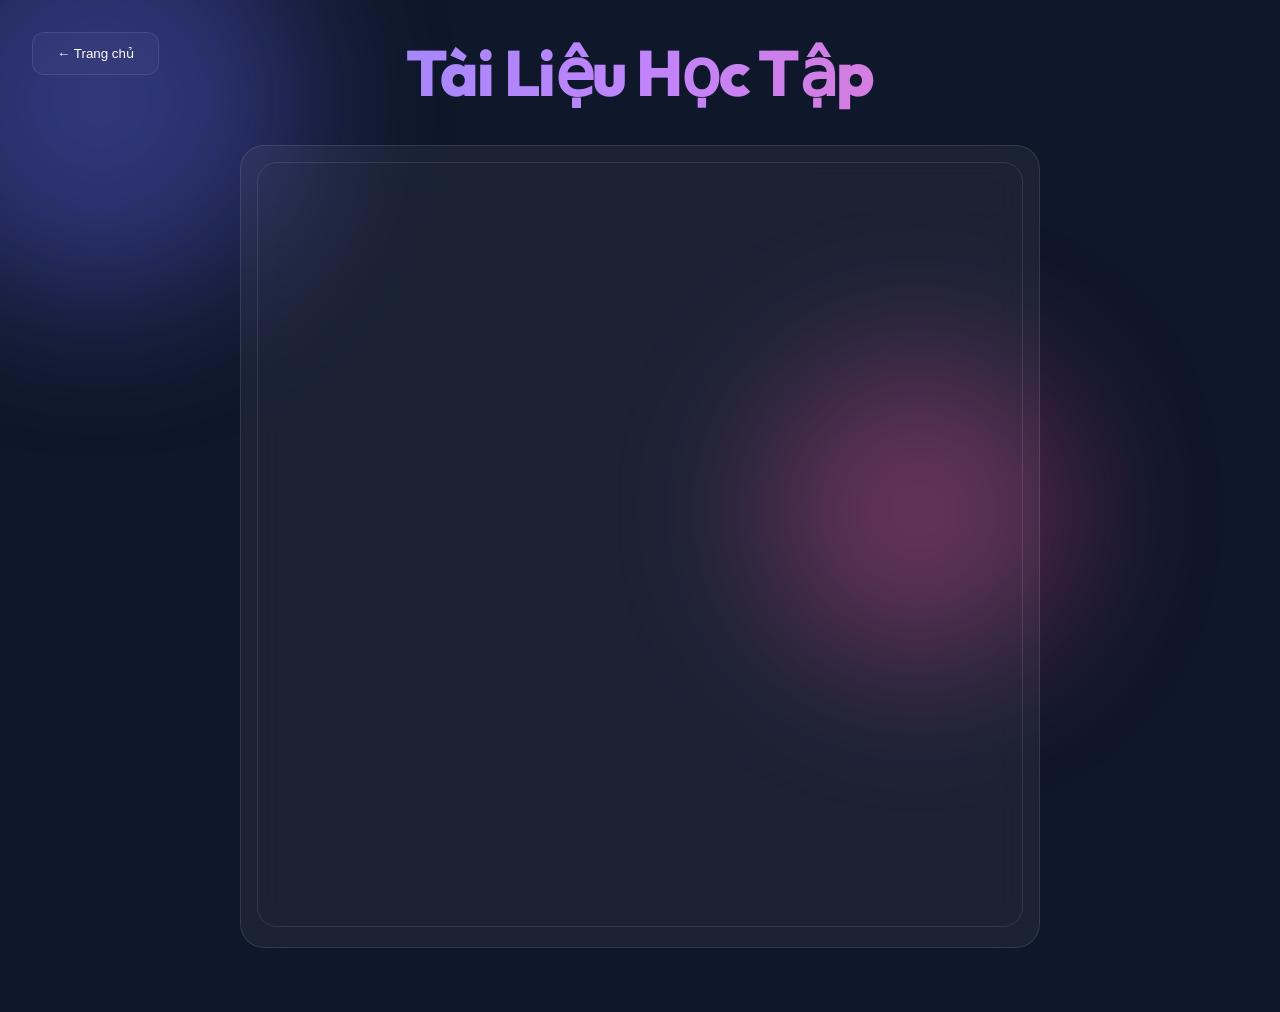
<file: document.html>
<!DOCTYPE html>
<html lang="vi">

<head>
    <meta charset="UTF-8">
    <meta name="viewport" content="width=device-width, initial-scale=1.0">
    <title>Đọc Tài Liệu - GDQP</title>
    <link href="https://fonts.googleapis.com/css2?family=Outfit:wght@300;400;600;800&display=swap" rel="stylesheet">
    <link rel="stylesheet" href="style.css">
</head>

<body>
    <button class="back-btn" onclick="location.href='index.html'">← Trang chủ</button>

    <div class="background-blobs">
        <div class="blob blob-1"></div>
        <div class="blob blob-3"></div>
    </div>

    <main class="container" style="max-width: 1200px;">
        <header class="hero" style="margin-bottom: 2rem;">
            <h1>Tài Liệu Học Tập</h1>
        </header>

        <div class="quiz-container" style="padding: 1rem; border-radius: 24px;">
            <iframe src="QP-AN1.pdf" class="pdf-viewer"></iframe>
        </div>
    </main>

</body>

</html>
</file>
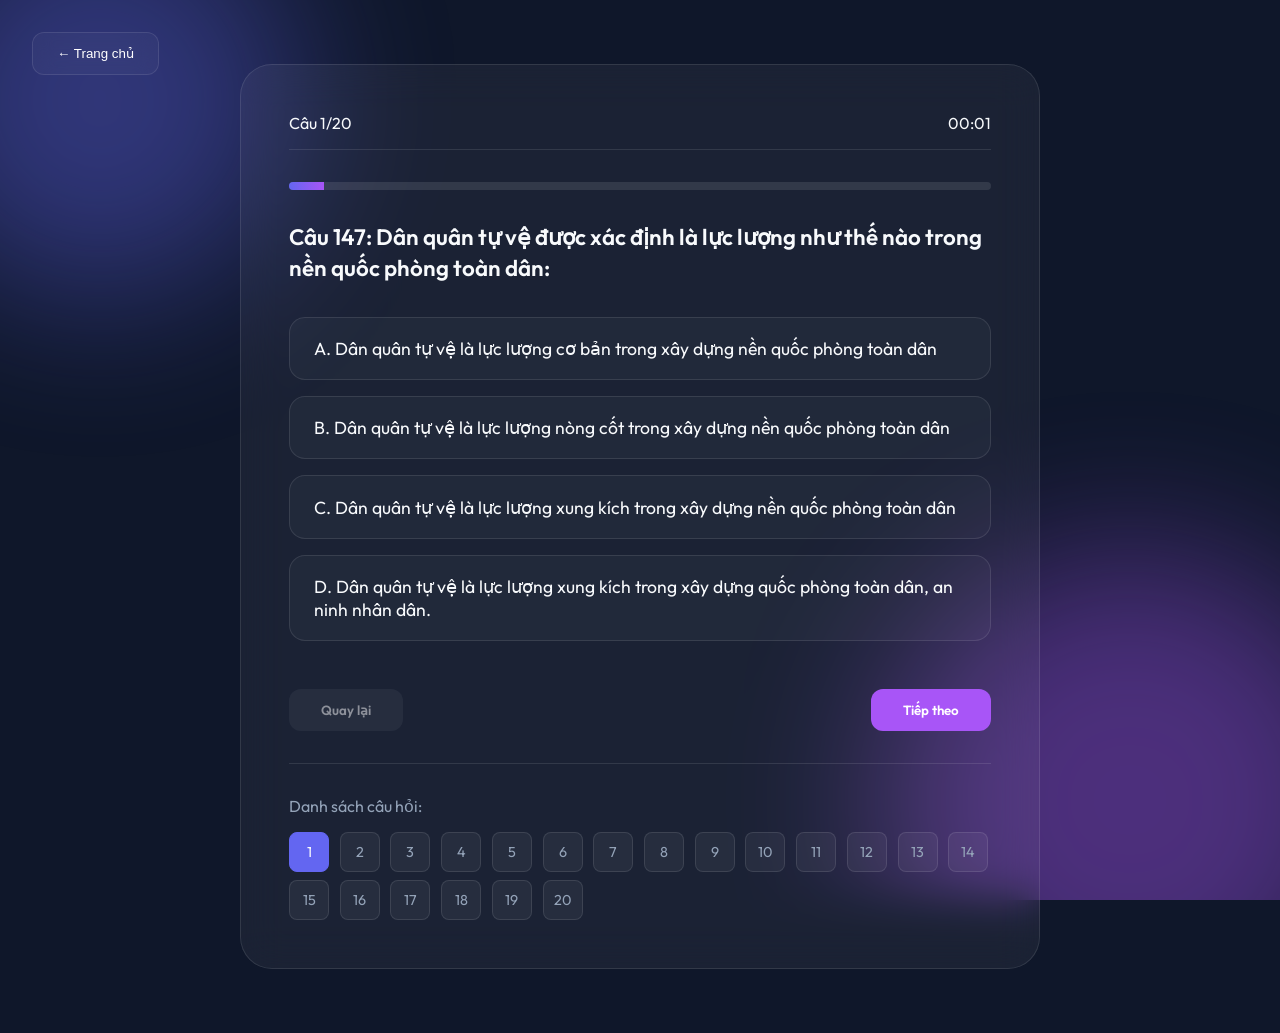
<file: quiz.html>
<!DOCTYPE html>
<html lang="vi">

<head>
    <meta charset="UTF-8">
    <meta name="viewport" content="width=device-width, initial-scale=1.0">
    <title>Làm Trắc Nghiệm - GDQP</title>
    <link href="https://fonts.googleapis.com/css2?family=Outfit:wght@300;400;600;800&display=swap" rel="stylesheet">
    <link rel="stylesheet" href="style.css">
</head>

<body>
    <button class="back-btn" onclick="location.href='index.html'">← Trang chủ</button>

    <div class="background-blobs">
        <div class="blob blob-1"></div>
        <div class="blob blob-2"></div>
    </div>

    <main class="container">
        <div id="quiz-wrapper" class="quiz-container">
            <div class="quiz-header">
                <span id="current-q-num">Câu 1/20</span>
                <span id="timer">00:00</span>
            </div>
            <div class="progress-bar">
                <div id="progress-fill" class="progress-fill"></div>
            </div>

            <div id="quiz-content">
                <h3 id="question-text" class="question-text">Đang tải câu hỏi...</h3>
                <div id="options-grid" class="options-grid">
                    <!-- Options injected here -->
                </div>
            </div>

            <div class="quiz-footer">
                <button id="btn-prev" class="btn-nav btn-prev" disabled>Quay lại</button>
                <div class="nav-right">
                    <button id="btn-next" class="btn-nav btn-next">Tiếp theo</button>
                    <button id="btn-submit" class="btn-nav btn-submit" style="display: none;">Nộp bài</button>
                </div>
            </div>

            <div class="q-grid-container">
                <p class="q-grid-title">Danh sách câu hỏi:</p>
                <div id="q-nav-grid" class="q-nav-grid">
                    <!-- Nav items injected here -->
                </div>
            </div>
        </div>

        <div id="result-wrapper" class="quiz-container result-card" style="display: none;">
            <h2>Kết quả làm bài</h2>
            <div class="score-circle">
                <span id="score-text">0/20</span>
            </div>
            <p id="result-message">Chúc bạn ôn tập tốt!</p>
            <button class="btn-nav btn-next" style="margin-top: 2rem;" onclick="location.reload()">Làm lại</button>
        </div>
    </main>

    <script src="questions.js"></script>
    <script src="quiz.js"></script>
</body>

</html>
</file>
<file: style.css>
:root {
    --primary: #6366f1;
    --secondary: #a855f7;
    --accent: #ec4899;
    --bg: #0f172a;
    --card-bg: rgba(255, 255, 255, 0.05);
    --text: #f8fafc;
    --glass: rgba(255, 255, 255, 0.03);
    --glass-border: rgba(255, 255, 255, 0.1);
}

* {
    margin: 0;
    padding: 0;
    box-sizing: border-box;
}

body {
    font-family: 'Outfit', sans-serif;
    background-color: var(--bg);
    color: var(--text);
    overflow-x: hidden;
    min-height: 100vh;
    display: flex;
    align-items: center;
    justify-content: center;
}

/* Background Blobs Animation */
.background-blobs {
    position: fixed;
    top: 0;
    left: 0;
    width: 100%;
    height: 100%;
    z-index: -1;
    overflow: hidden;
}

.blob {
    position: absolute;
    border-radius: 50%;
    filter: blur(80px);
    opacity: 0.4;
    animation: move 20s infinite alternate;
}

.blob-1 {
    width: 400px;
    height: 400px;
    background: var(--primary);
    top: -100px;
    left: -100px;
    animation-delay: 0s;
}

.blob-2 {
    width: 500px;
    height: 500px;
    background: var(--secondary);
    bottom: -150px;
    right: -100px;
    animation-delay: -5s;
}

.blob-3 {
    width: 300px;
    height: 300px;
    background: var(--accent);
    top: 40%;
    left: 60%;
    animation-delay: -10s;
}

@keyframes move {
    from {
        transform: translate(0, 0) scale(1);
    }

    to {
        transform: translate(100px, 50px) scale(1.1);
    }
}

.container {
    width: 100%;
    max-width: 900px;
    padding: 2rem;
    text-align: center;
    position: relative;
    z-index: 1;
}

.hero h1 {
    font-size: 4rem;
    font-weight: 800;
    background: linear-gradient(to right, #818cf8, #c084fc, #f472b6);
    -webkit-background-clip: text;
    background-clip: text;
    -webkit-text-fill-color: transparent;
    margin-bottom: 0.5rem;
    letter-spacing: -0.025em;
}

.subtitle {
    font-size: 1.2rem;
    color: #94a3b8;
    margin-bottom: 3rem;
    font-weight: 300;
}

.menu-grid {
    display: grid;
    grid-template-columns: repeat(auto-fit, minmax(280px, 1fr));
    gap: 2rem;
    margin-bottom: 4rem;
}

.menu-card {
    background: var(--card-bg);
    border: 1px solid var(--glass-border);
    border-radius: 24px;
    padding: 2.5rem;
    cursor: pointer;
    transition: all 0.4s cubic-bezier(0.4, 0, 0.2, 1);
    position: relative;
    overflow: hidden;
    display: flex;
    flex-direction: column;
    align-items: center;
    gap: 1.5rem;
    backdrop-filter: blur(12px);
    color: inherit;
    text-decoration: none;
}

.menu-card::before {
    content: '';
    position: absolute;
    top: 0;
    left: 0;
    width: 100%;
    height: 100%;
    background: linear-gradient(45deg, transparent, rgba(255, 255, 255, 0.05), transparent);
    transform: translateX(-100%);
    transition: 0.6s;
}

.menu-card:hover {
    transform: translateY(-10px);
    background: rgba(255, 255, 255, 0.08);
    border-color: rgba(255, 255, 255, 0.3);
    box-shadow: 0 20px 40px rgba(0, 0, 0, 0.3);
}

.menu-card:hover::before {
    transform: translateX(100%);
}

.card-icon {
    font-size: 3.5rem;
    background: var(--glass);
    width: 100px;
    height: 100px;
    display: flex;
    align-items: center;
    justify-content: center;
    border-radius: 20px;
    margin-bottom: 0.5rem;
}

.card-content h2 {
    font-size: 1.5rem;
    margin-bottom: 0.5rem;
    font-weight: 600;
}

.card-content p {
    color: #94a3b8;
    font-size: 0.95rem;
    line-height: 1.5;
}

footer {
    margin-top: 2rem;
    color: #64748b;
    font-size: 0.9rem;
}

/* Quiz Page Styles */
.quiz-container {
    background: var(--card-bg);
    backdrop-filter: blur(20px);
    border: 1px solid var(--glass-border);
    border-radius: 32px;
    padding: 3rem;
    width: 100%;
    max-width: 800px;
    text-align: left;
    margin: 2rem auto;
}

.quiz-header {
    display: flex;
    justify-content: space-between;
    align-items: center;
    margin-bottom: 2rem;
    padding-bottom: 1rem;
    border-bottom: 1px solid var(--glass-border);
}

.progress-bar {
    height: 8px;
    background: rgba(255, 255, 255, 0.1);
    border-radius: 4px;
    width: 100%;
    margin-bottom: 2rem;
    overflow: hidden;
}

.progress-fill {
    height: 100%;
    background: linear-gradient(to right, var(--primary), var(--secondary));
    width: 0%;
    transition: width 0.3s ease;
}

.question-text {
    font-size: 1.4rem;
    font-weight: 600;
    margin-bottom: 2rem;
    line-height: 1.4;
}

.options-grid {
    display: flex;
    flex-direction: column;
    gap: 1rem;
}

.option-btn {
    background: rgba(255, 255, 255, 0.03);
    border: 1px solid var(--glass-border);
    padding: 1.2rem 1.5rem;
    border-radius: 16px;
    color: var(--text);
    cursor: pointer;
    text-align: left;
    font-size: 1.1rem;
    transition: all 0.2s;
    font-family: inherit;
}

.option-btn:hover {
    background: rgba(255, 255, 255, 0.08);
}

.option-btn.selected {
    background: var(--primary);
    border-color: var(--primary);
    transform: scale(1.02);
}

.quiz-footer {
    margin-top: 3rem;
    display: flex;
    justify-content: space-between;
}

.btn-nav {
    padding: 0.8rem 2rem;
    border-radius: 12px;
    border: none;
    cursor: pointer;
    font-weight: 600;
    transition: all 0.3s;
    font-family: inherit;
}

.btn-prev {
    background: rgba(255, 255, 255, 0.1);
    color: #fff;
}

.btn-next {
    background: var(--secondary);
    color: #fff;
}

.btn-submit {
    background: var(--accent);
    color: #fff;
}

.btn-nav:disabled {
    opacity: 0.5;
    cursor: not-allowed;
}

/* Result Page */
.result-card {
    text-align: center;
}

.score-circle {
    width: 150px;
    height: 150px;
    border-radius: 50%;
    border: 8px solid var(--accent);
    display: flex;
    align-items: center;
    justify-content: center;
    font-size: 2.5rem;
    font-weight: 800;
    margin: 2rem auto;
}

.back-btn {
    position: fixed;
    top: 2rem;
    left: 2rem;
    padding: 0.8rem 1.5rem;
    background: var(--glass);
    border: 1px solid var(--glass-border);
    border-radius: 12px;
    color: #fff;
    cursor: pointer;
    backdrop-filter: blur(10px);
    z-index: 10;
}

/* PDF Preview */
.pdf-viewer {
    width: 100%;
    height: 85vh;
    border-radius: 20px;
    border: 1px solid var(--glass-border);
}

@media (max-width: 600px) {
    .hero h1 {
        font-size: 2.5rem;
    }

    .quiz-container {
        padding: 1.5rem;
    }

    .question-text {
        font-size: 1.1rem;
    }
}

/* Question Grid Navigation */
.q-grid-container {
    margin-top: 2rem;
    padding-top: 2rem;
    border-top: 1px solid var(--glass-border);
}

.q-grid-title {
    font-size: 1rem;
    color: #94a3b8;
    margin-bottom: 1rem;
    text-align: left;
    font-weight: 400;
}

.q-nav-grid {
    display: grid;
    grid-template-columns: repeat(auto-fill, minmax(40px, 1fr));
    gap: 0.5rem;
}

.q-nav-item {
    width: 40px;
    height: 40px;
    display: flex;
    align-items: center;
    justify-content: center;
    background: rgba(255, 255, 255, 0.05);
    border: 1px solid var(--glass-border);
    border-radius: 8px;
    font-size: 0.9rem;
    cursor: pointer;
    transition: all 0.2s;
    color: #94a3b8;
    font-family: inherit;
}

.q-nav-item:hover {
    background: rgba(255, 255, 255, 0.1);
}

.q-nav-item.active {
    background: var(--primary);
    border-color: var(--primary);
    color: var(--text);
}

.q-nav-item.answered {
    background: rgba(99, 102, 241, 0.2);
    border-color: rgba(99, 102, 241, 0.4);
    color: var(--text);
}

.q-nav-item.correct {
    background: rgba(34, 197, 94, 0.3) !important;
    border-color: #22c55e !important;
    color: #4ade80 !important;
}

.q-nav-item.wrong {
    background: rgba(239, 68, 68, 0.3) !important;
    border-color: #ef4444 !important;
    color: #f87171 !important;
}

/* Review Mode */
.option-btn.correct-ans {
    border-color: #22c55e !important;
    background: rgba(34, 197, 94, 0.15) !important;
}

.option-btn.wrong-ans {
    border-color: #ef4444 !important;
    background: rgba(239, 68, 68, 0.15) !important;
}

.q-status-badge {
    padding: 0.3rem 0.8rem;
    border-radius: 8px;
    font-size: 0.8rem;
    font-weight: 600;
}

.badge-correct {
    background: rgba(34, 197, 94, 0.2);
    color: #4ade80;
}

.badge-wrong {
    background: rgba(239, 68, 68, 0.2);
    color: #f87171;
}
</file>
